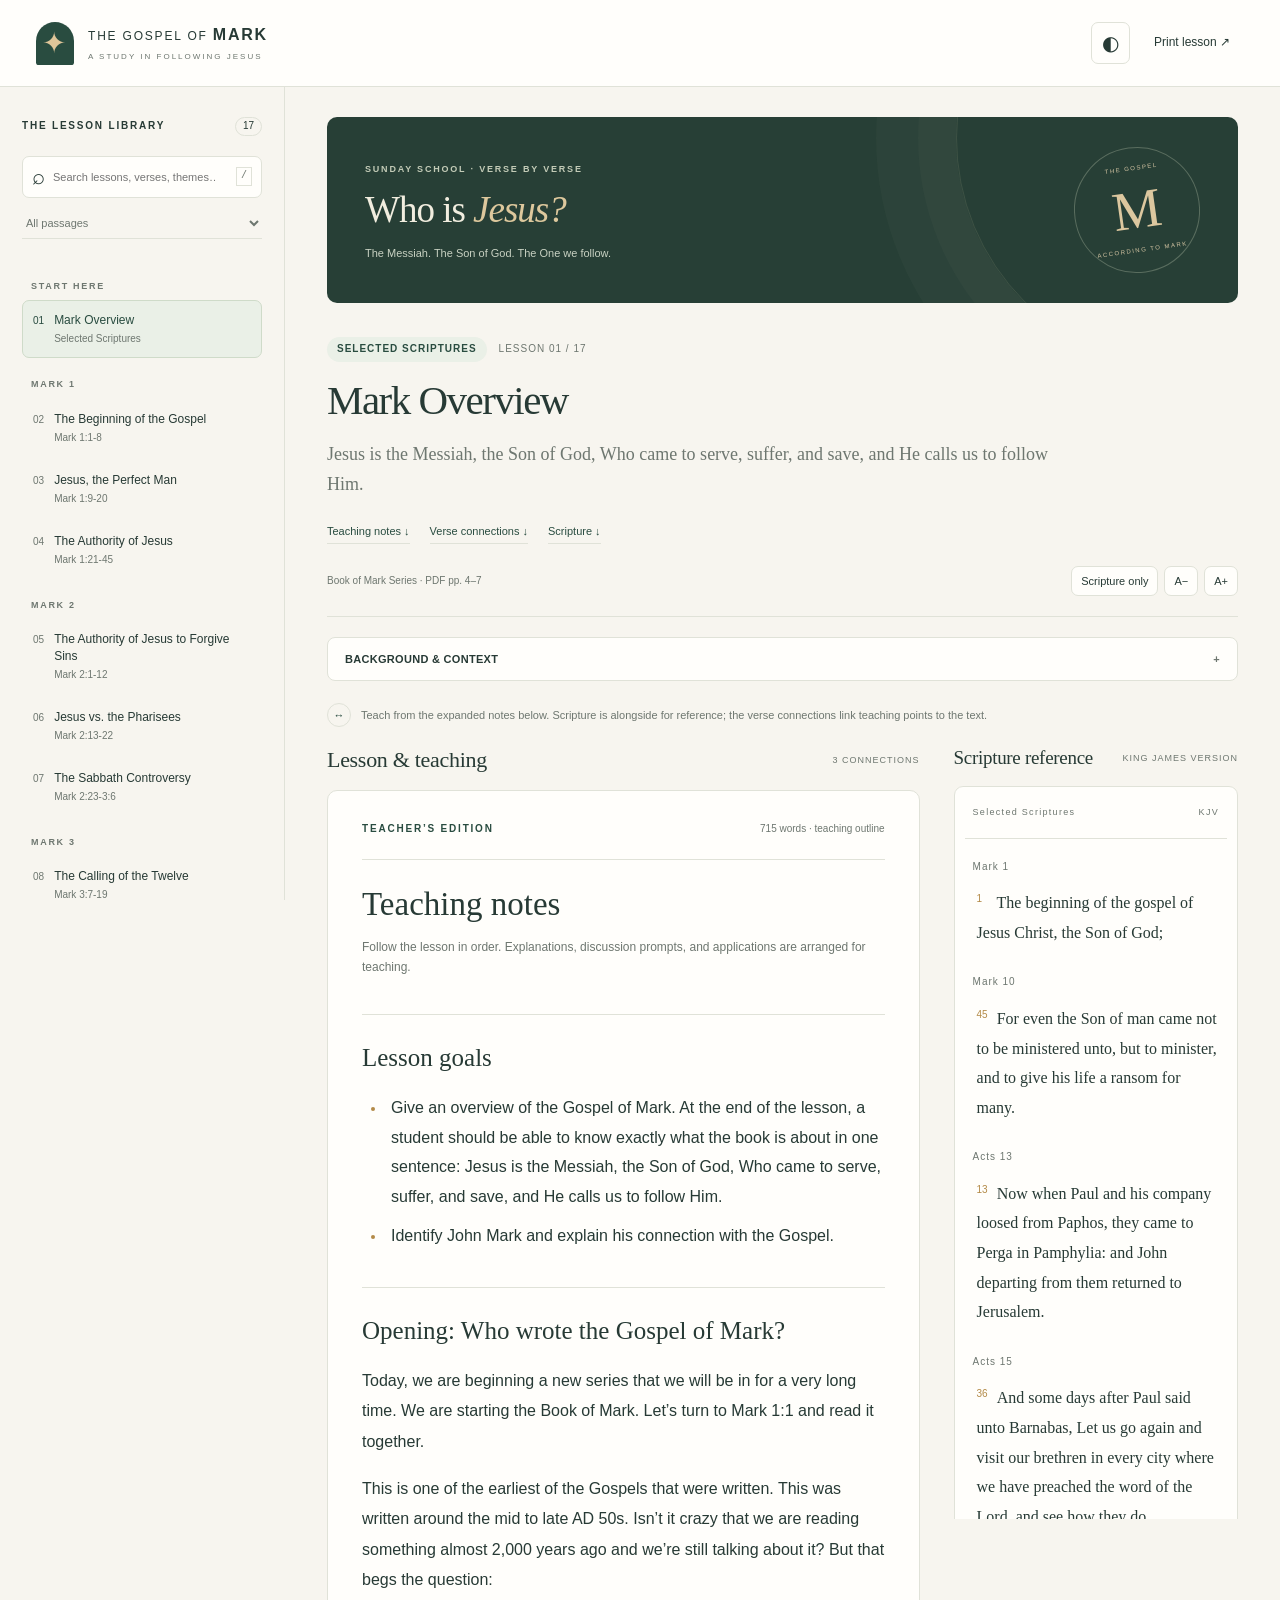
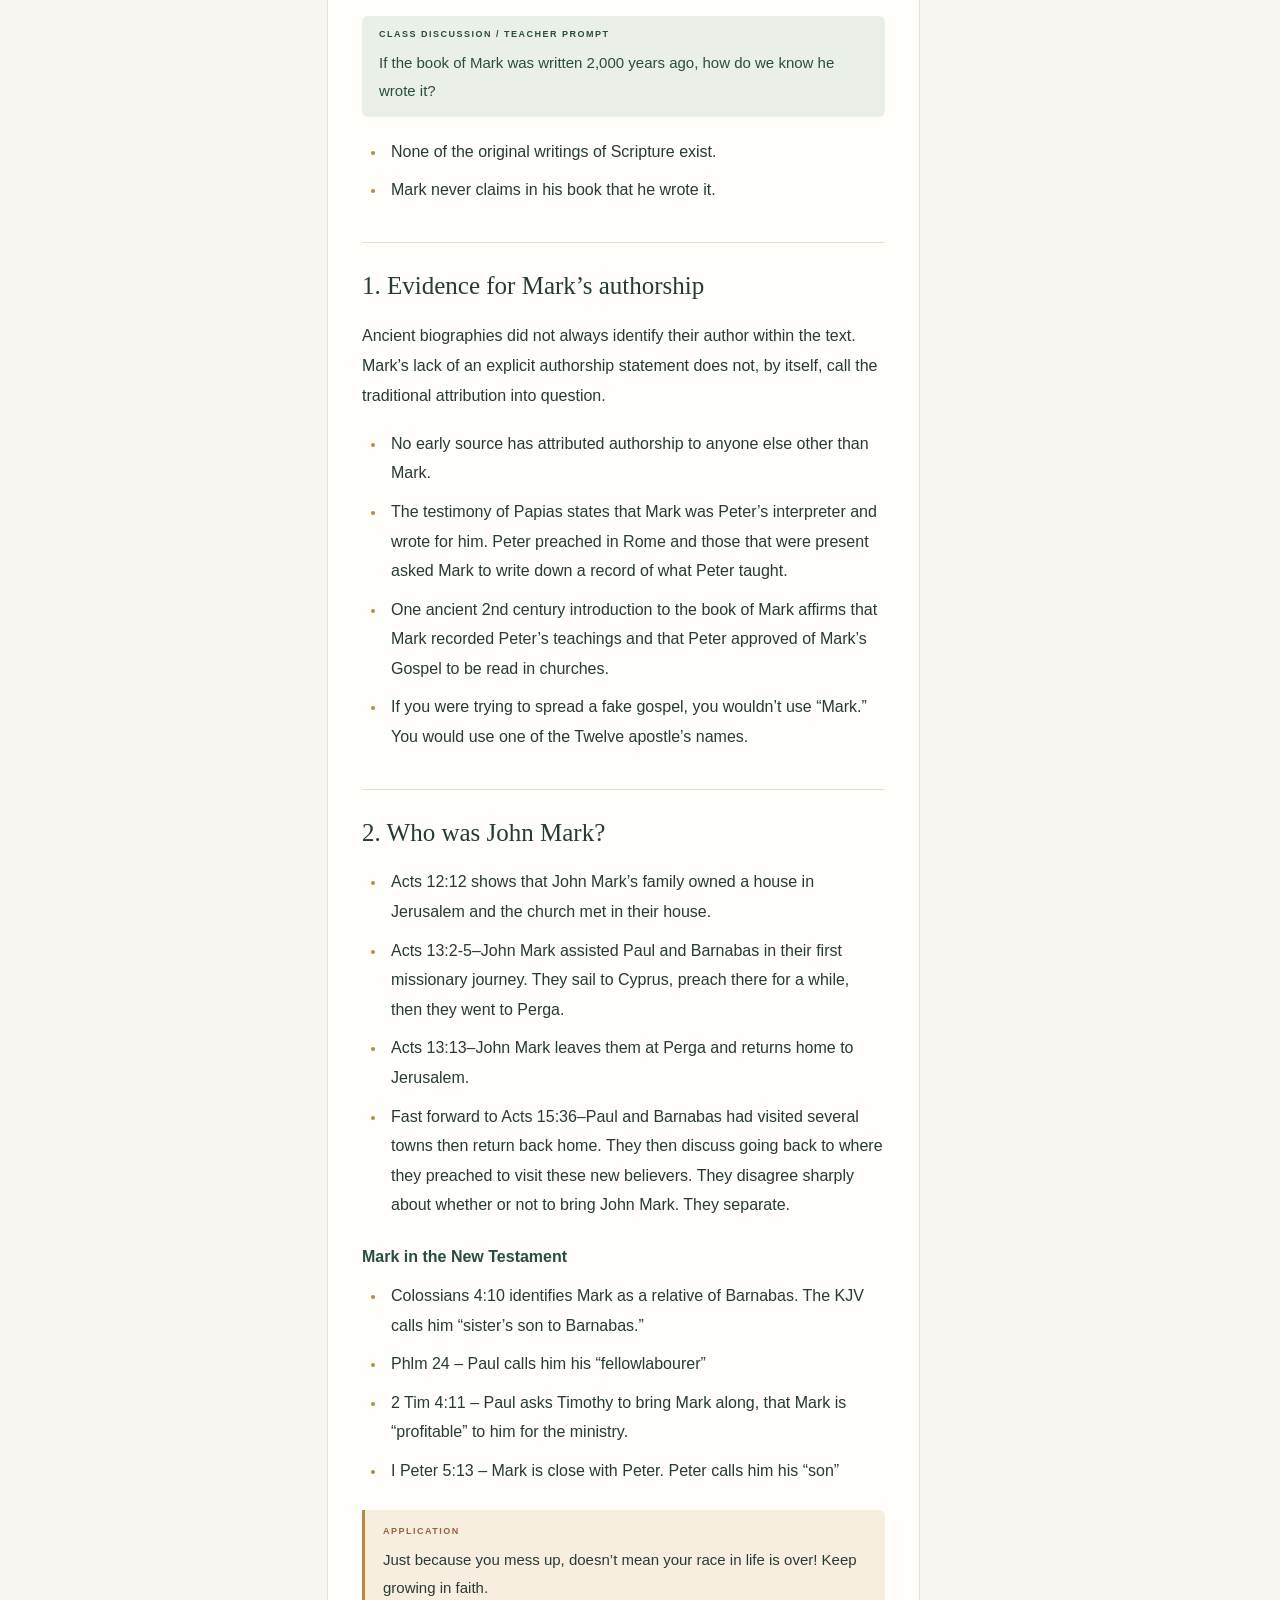
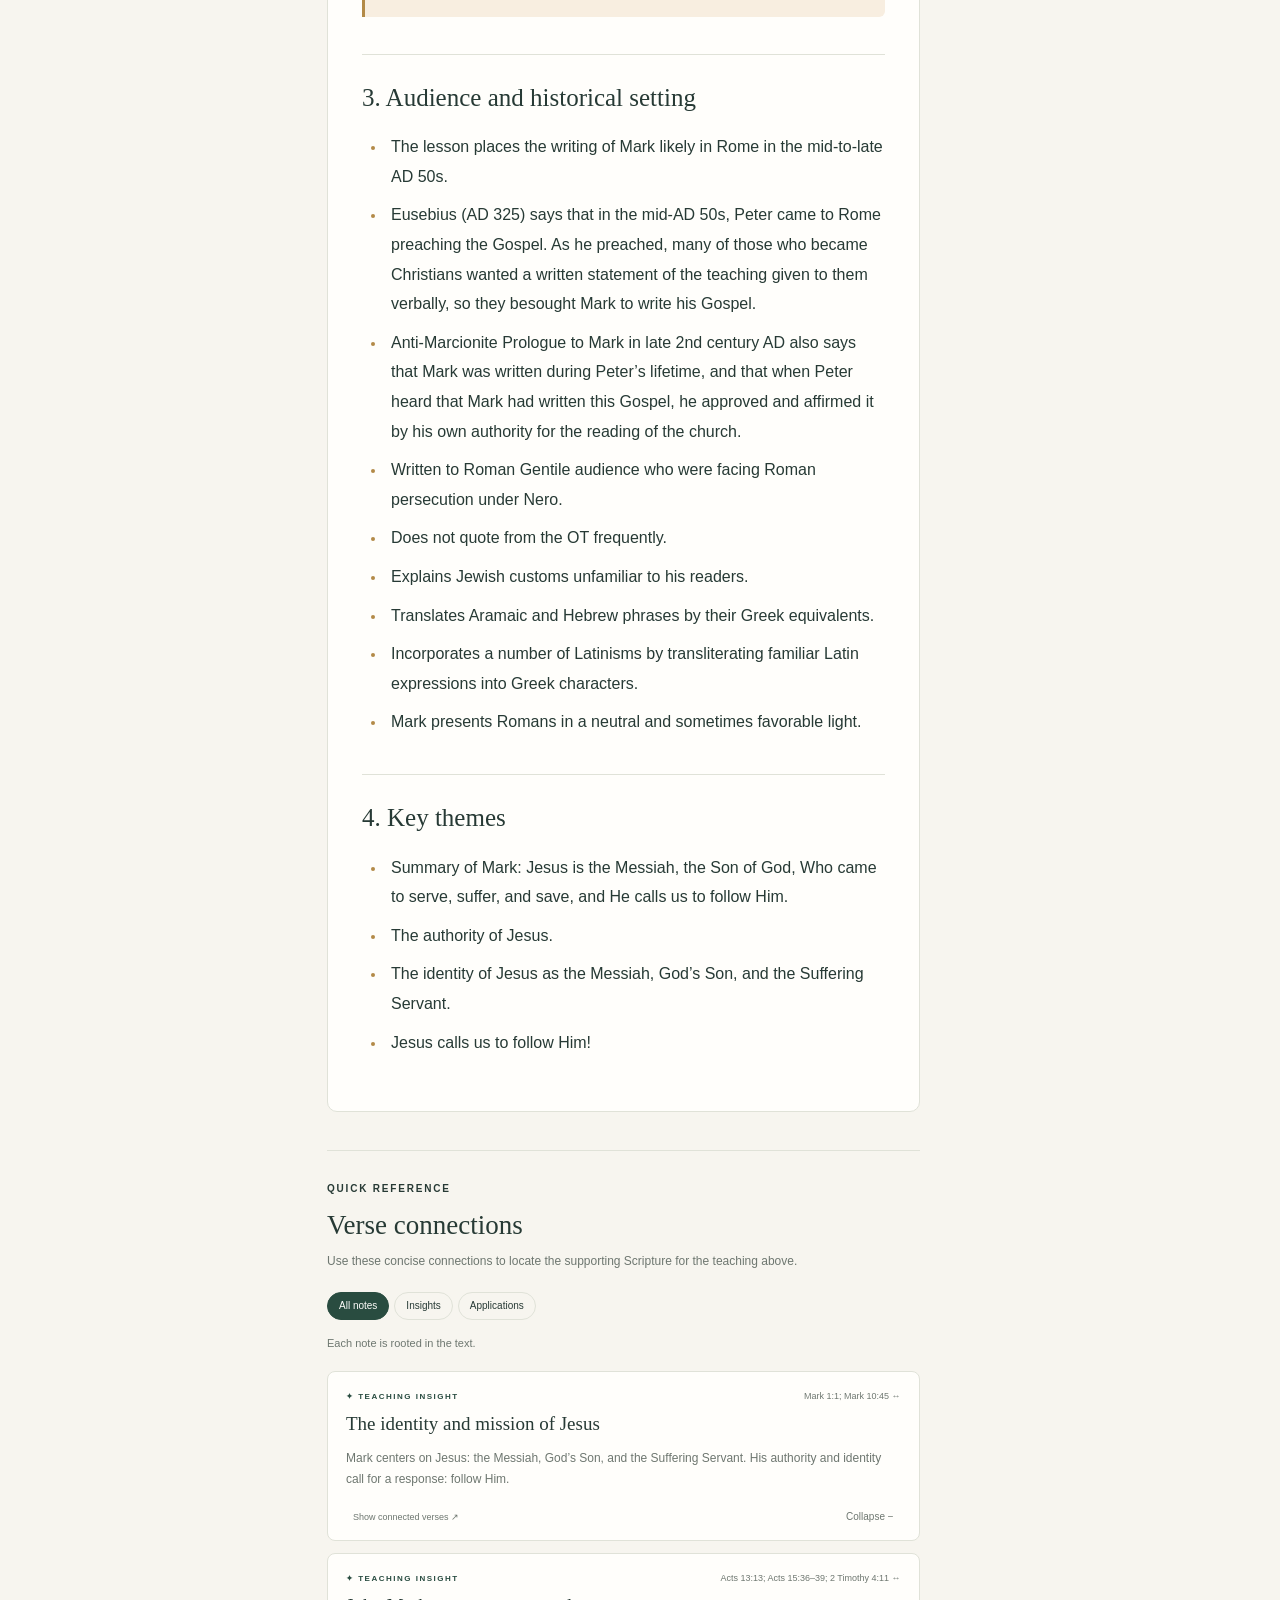
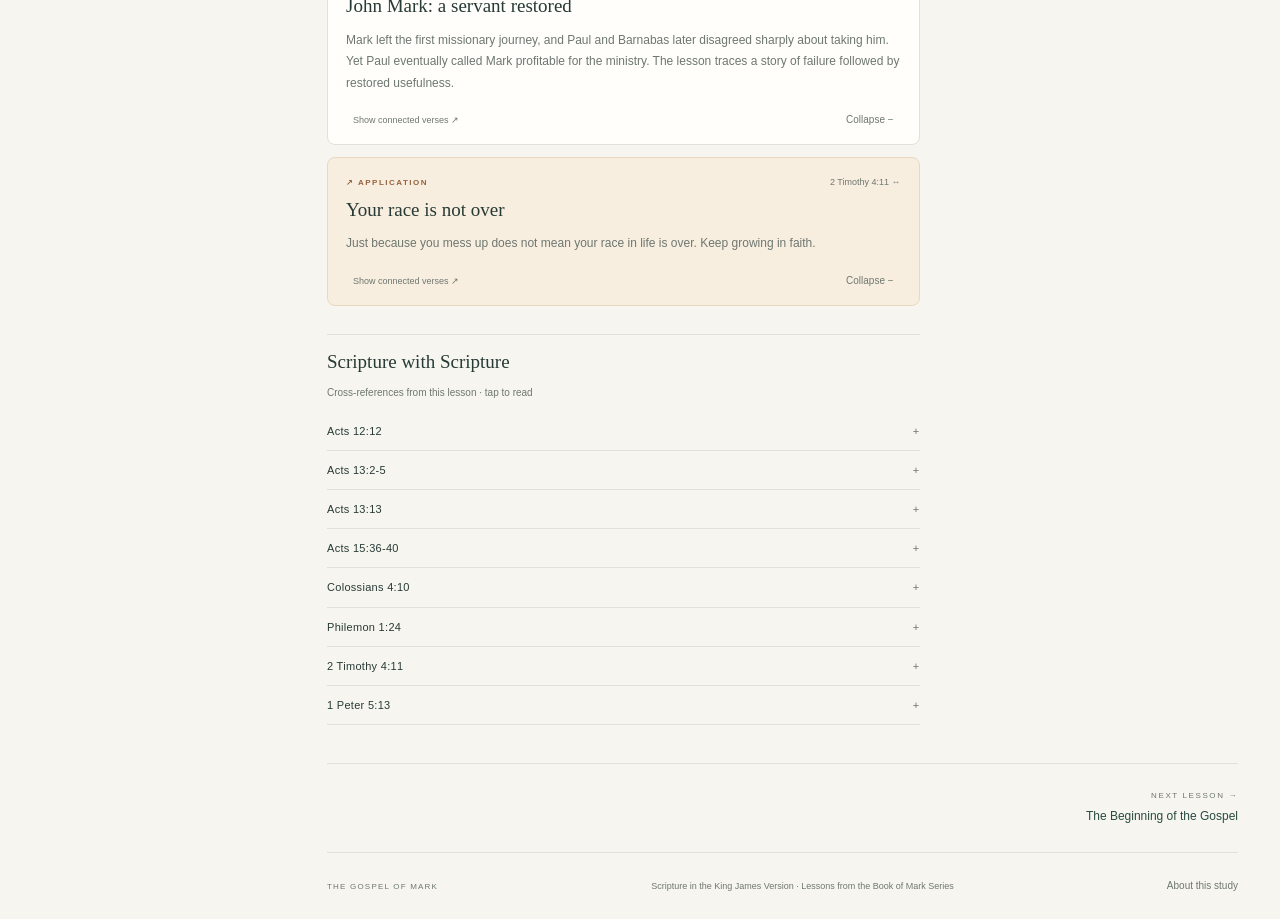
<file: index.html>
<!doctype html>
<html lang="en">
<head>
<meta charset="utf-8"><meta name="viewport" content="width=device-width,initial-scale=1">
<meta name="theme-color" content="#243f38"><meta name="description" content="Sunday school lessons from the Gospel of Mark. Read KJV Scripture alongside verse-linked teaching insights and applications.">
<title>The Gospel of Mark · A Study in Following Jesus</title>
<link rel="icon" href="icon.svg" type="image/svg+xml"><link rel="stylesheet" href="styles.css">
<script defer src="data.js"></script><script defer src="app.js"></script>
</head>
<body>
<a class="skip" href="#lesson">Skip to lesson</a>
<header class="topbar"><a class="brand" href="#overview"><span class="brand-icon" aria-hidden="true">✦</span><span>THE GOSPEL OF <b>MARK</b><small>A STUDY IN FOLLOWING JESUS</small></span></a><div class="top-actions"><button id="navToggle" aria-expanded="false" aria-controls="sidebar">☰ <span>Lessons</span></button><button id="theme" aria-label="Switch color theme">◐</button><button id="print">Print lesson <span aria-hidden="true">↗</span></button></div></header>
<div class="layout">
<aside id="sidebar" aria-label="Lesson library">
<div class="library-heading"><span class="eyebrow">THE LESSON LIBRARY</span><span id="libraryCount">17</span></div>
<label class="search-box"><span aria-hidden="true">⌕</span><input id="search" type="search" placeholder="Search lessons, verses, themes…" aria-label="Search all lesson content"><kbd>/</kbd></label>
<label class="sr-only" for="chapter">Filter by chapter</label><select id="chapter"><option value="all">All passages</option><option value="overview">Series overview</option><option value="1">Mark 1</option><option value="2">Mark 2</option><option value="3">Mark 3</option><option value="4">Mark 4</option><option value="5">Mark 5</option><option value="6">Mark 6</option><option value="12">Mark 12</option></select>
<nav id="lessonNav" aria-label="Lessons"></nav><p id="noResults" hidden>No lessons found. Try a different word or passage.</p>
<div class="sidebar-footer"><span class="mini-star">✦</span><p>Serve. Suffer. Save.<br><span>And He calls us to follow Him.</span></p></div>
</aside>
<main id="main">
<section class="series-banner"><div><span class="eyebrow">SUNDAY SCHOOL · VERSE BY VERSE</span><p>Who is <em>Jesus?</em></p><span>The Messiah. The Son of God. The One we follow.</span></div><div class="banner-seal" aria-hidden="true"><span>THE GOSPEL</span><b>M</b><span>ACCORDING TO MARK</span></div></section>
<article id="lesson" tabindex="-1"></article>
<footer class="site-footer"><span>THE GOSPEL OF MARK</span><p>Scripture in the King James Version · Lessons from the Book of Mark Series</p><button id="about">About this study</button></footer>
</main>
</div>
<dialog id="aboutDialog"><button class="close-dialog" aria-label="Close about this study">×</button><span class="eyebrow">ABOUT THIS STUDY</span><h2>From the classroom<br>to the page.</h2><p>These 17 lessons preserve expanded teaching outlines from the completed teaching material in the 69-page <em>Book of Mark Series</em> PDF and the separate <em>Mark 6:30–44</em> lesson. Repeated export blocks, most preliminary observations, private anecdotes, and research notes have been omitted. The main teaching flow retains explanations, class questions, applications, and closing challenges. Concise verse connections provide an additional reference beneath it. The teacher’s theological framing and terminology are retained.</p><p>Source page numbers accompany each lesson. Titles follow the finished material; passage order places the storm lesson in Mark 4 and the separate devotional in Mark 12. Mark 4:34 and 6:30 are included where the teaching uses them. Overview history is distinguished from the biblical text.</p><p>Verse connections are editorial mappings of the teacher’s insights and applications to the text. Applications draw principles from these passages; they are not additional Scripture. Cross-references are shown separately.</p><p>KJV text is bundled locally from <a href="https://github.com/thiagobodruk/bible/blob/master/json/en_kjv.json" target="_blank" rel="noopener">thiagobodruk/bible’s KJV dataset</a>. No external services or tracking are used. Display preferences are saved on this device when browser storage is available.</p></dialog>
<noscript><p class="noscript">Enable JavaScript to open the lesson library and interactive verse connections.</p></noscript>
</body></html>
</file>
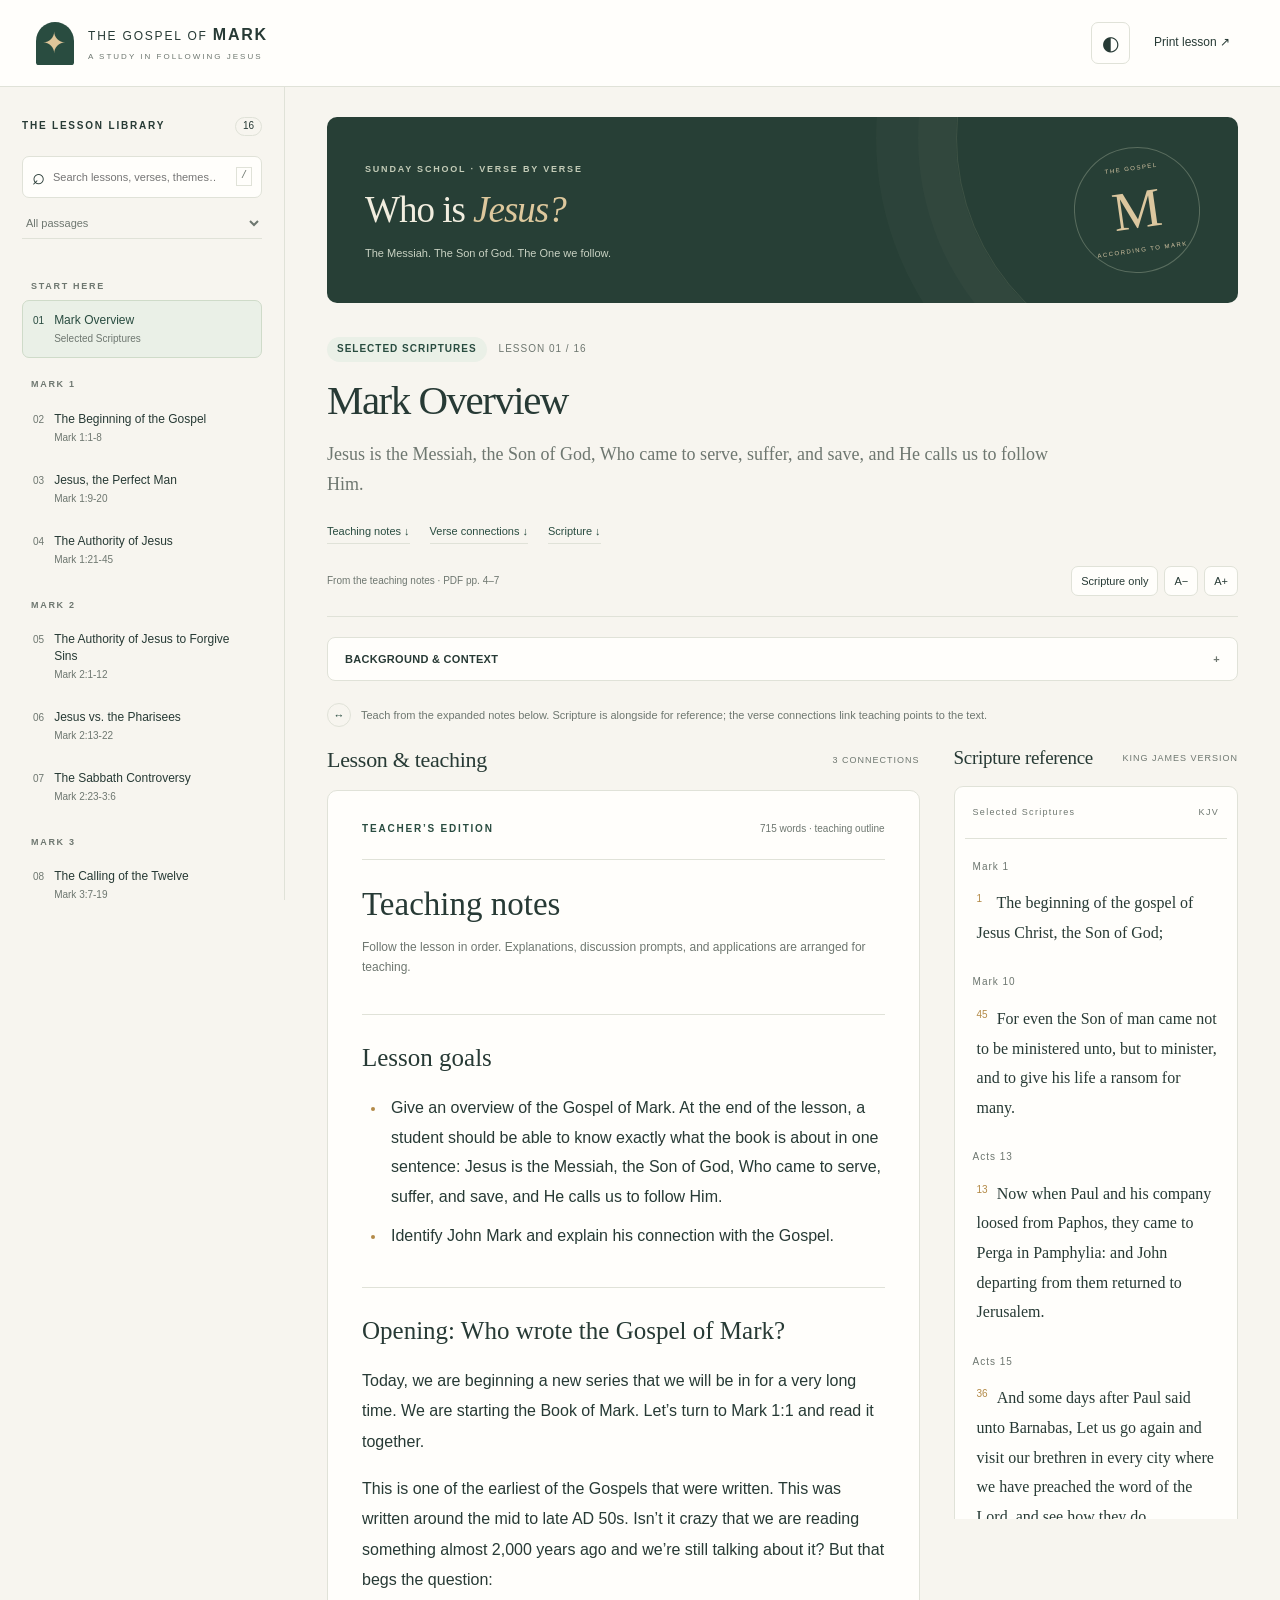
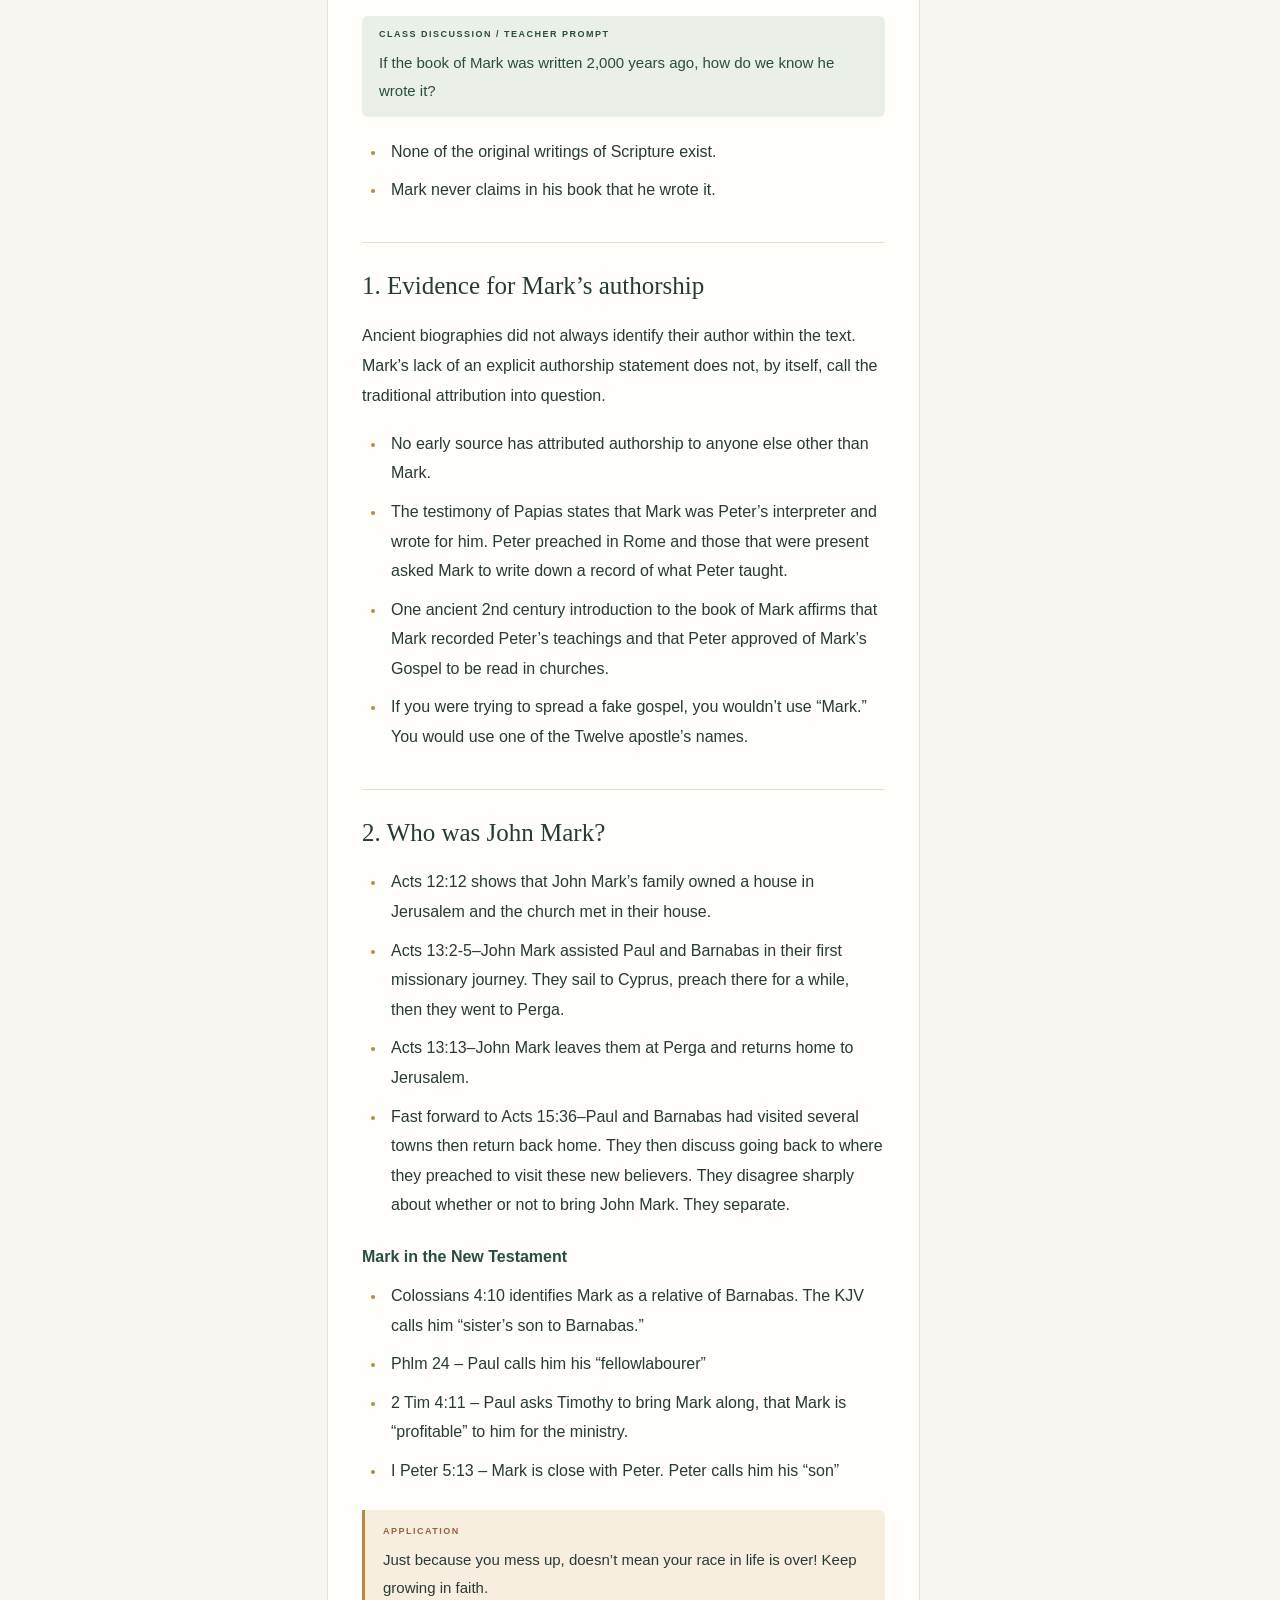
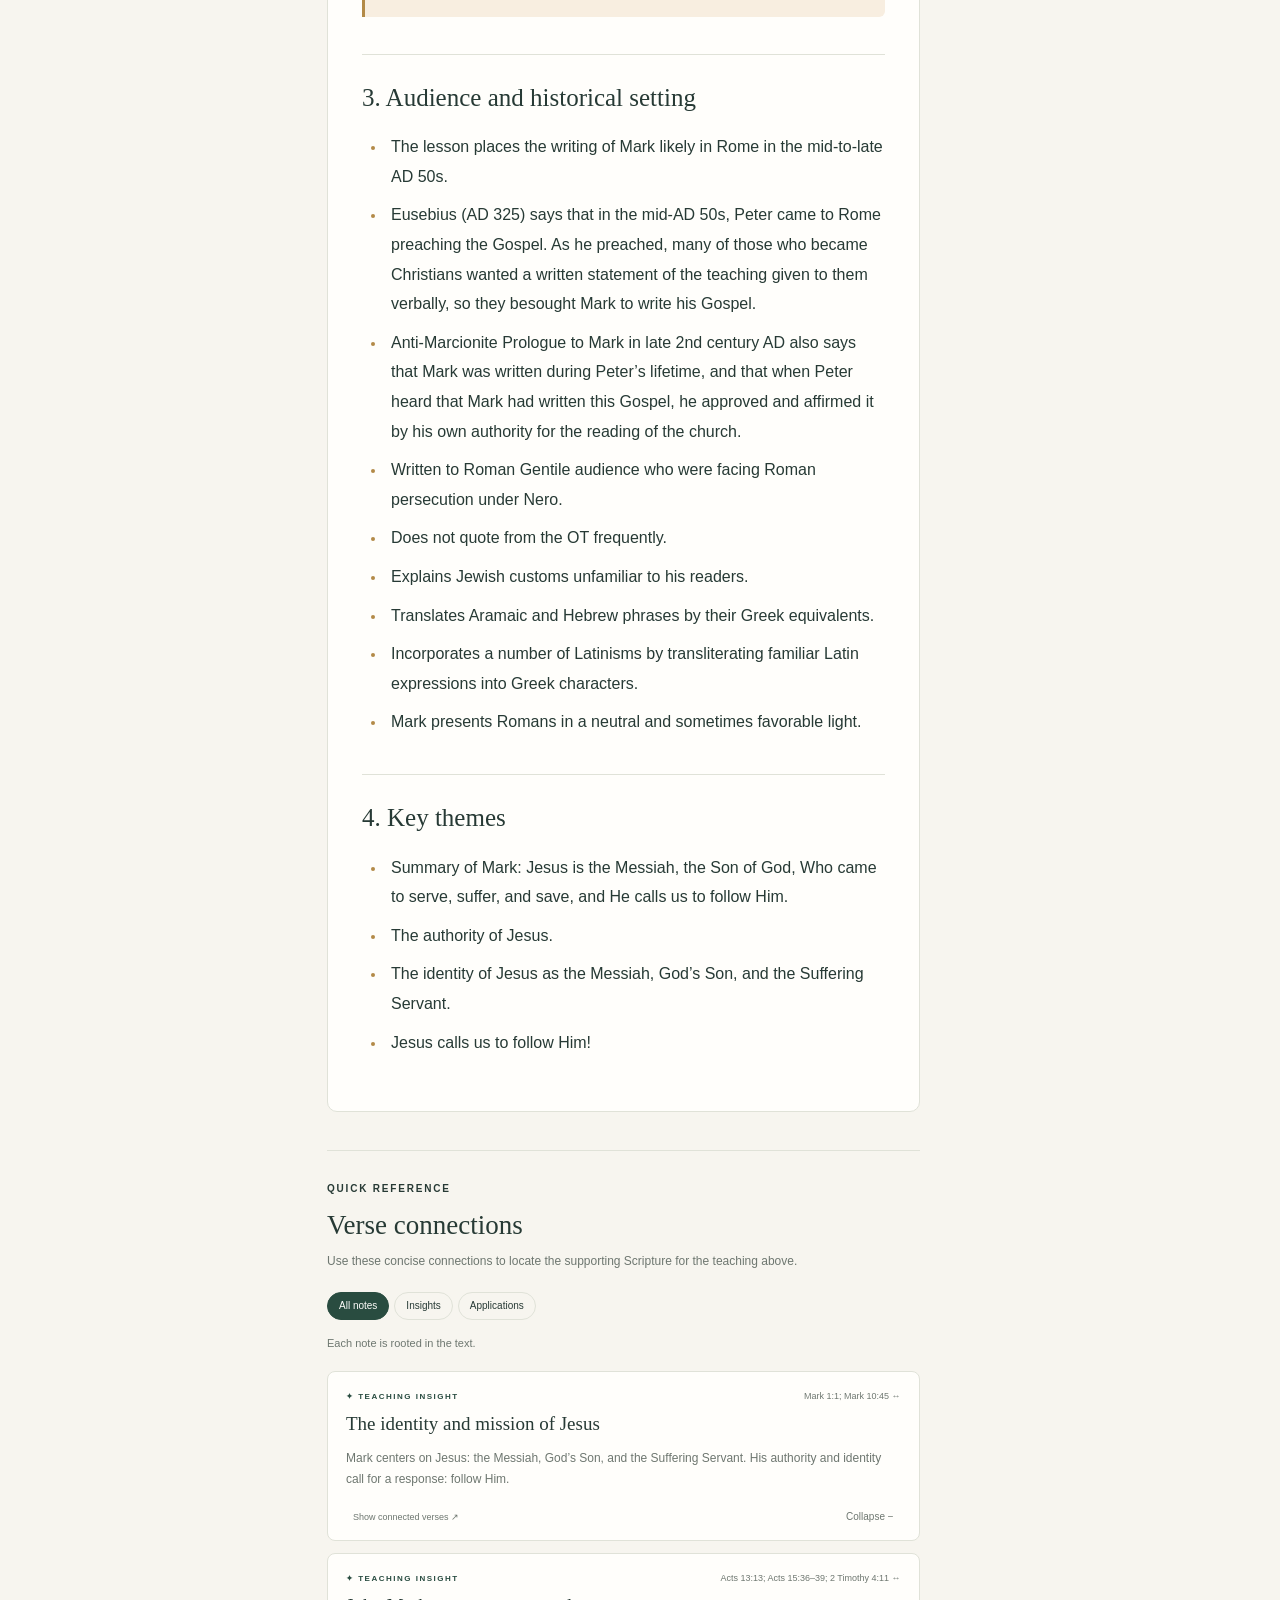
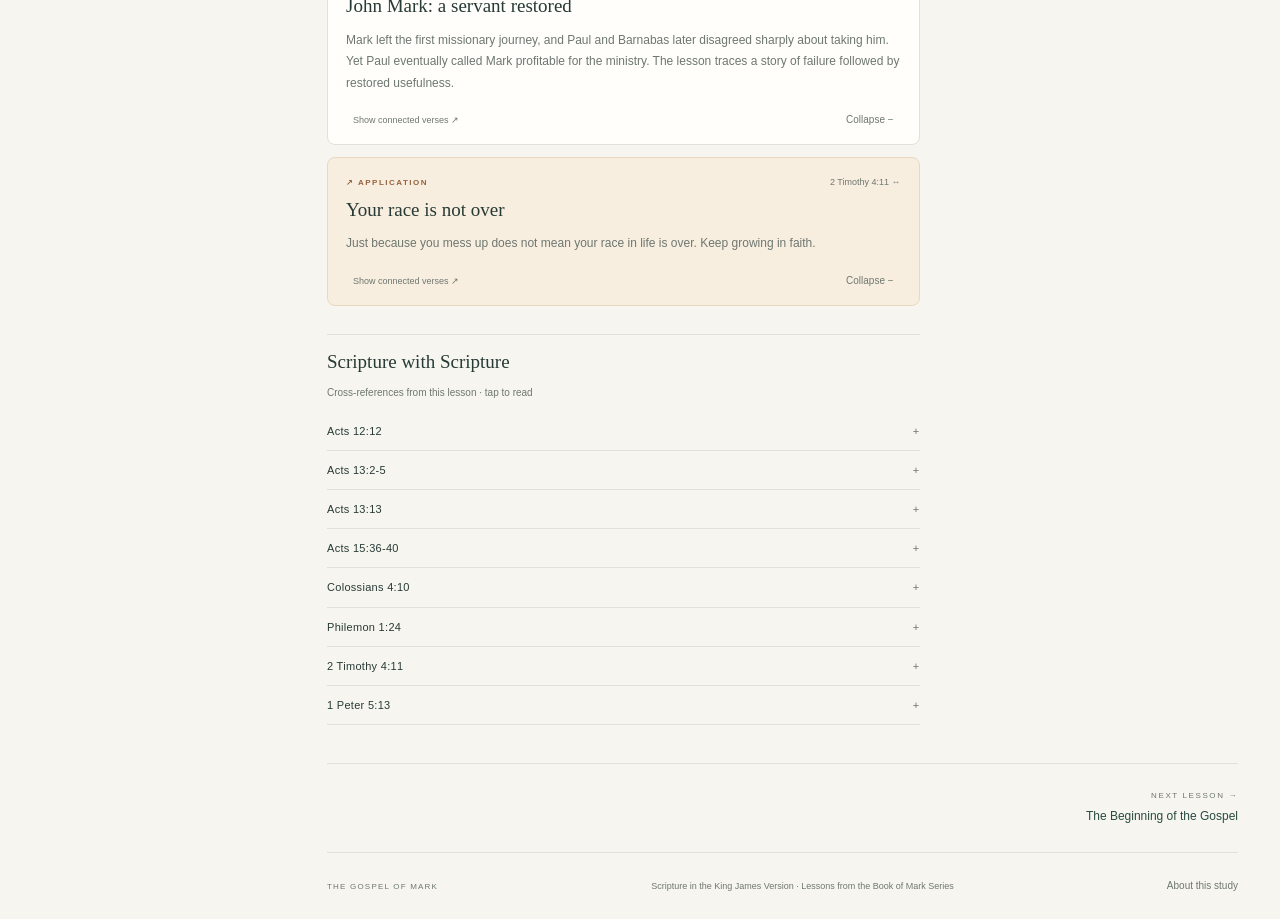
<file: mark-study/index.html>
<!doctype html>
<html lang="en">
<head>
<meta charset="utf-8"><meta name="viewport" content="width=device-width,initial-scale=1">
<meta name="theme-color" content="#243f38"><meta name="description" content="Sunday school lessons from the Gospel of Mark. Read KJV Scripture alongside verse-linked teaching insights and applications.">
<title>The Gospel of Mark · A Study in Following Jesus</title>
<link rel="icon" href="icon.svg" type="image/svg+xml"><link rel="stylesheet" href="styles.css">
<script defer src="data.js"></script><script defer src="app.js"></script>
</head>
<body>
<a class="skip" href="#lesson">Skip to lesson</a>
<header class="topbar"><a class="brand" href="#overview"><span class="brand-icon" aria-hidden="true">✦</span><span>THE GOSPEL OF <b>MARK</b><small>A STUDY IN FOLLOWING JESUS</small></span></a><div class="top-actions"><button id="navToggle" aria-expanded="false" aria-controls="sidebar">☰ <span>Lessons</span></button><button id="theme" aria-label="Switch color theme">◐</button><button id="print">Print lesson <span aria-hidden="true">↗</span></button></div></header>
<div class="layout">
<aside id="sidebar" aria-label="Lesson library">
<div class="library-heading"><span class="eyebrow">THE LESSON LIBRARY</span><span id="libraryCount">16</span></div>
<label class="search-box"><span aria-hidden="true">⌕</span><input id="search" type="search" placeholder="Search lessons, verses, themes…" aria-label="Search all lesson content"><kbd>/</kbd></label>
<label class="sr-only" for="chapter">Filter by chapter</label><select id="chapter"><option value="all">All passages</option><option value="overview">Series overview</option><option value="1">Mark 1</option><option value="2">Mark 2</option><option value="3">Mark 3</option><option value="4">Mark 4</option><option value="5">Mark 5</option><option value="6">Mark 6</option><option value="12">Mark 12</option></select>
<nav id="lessonNav" aria-label="Lessons"></nav><p id="noResults" hidden>No lessons found. Try a different word or passage.</p>
<div class="sidebar-footer"><span class="mini-star">✦</span><p>Serve. Suffer. Save.<br><span>And He calls us to follow Him.</span></p></div>
</aside>
<main id="main">
<section class="series-banner"><div><span class="eyebrow">SUNDAY SCHOOL · VERSE BY VERSE</span><p>Who is <em>Jesus?</em></p><span>The Messiah. The Son of God. The One we follow.</span></div><div class="banner-seal" aria-hidden="true"><span>THE GOSPEL</span><b>M</b><span>ACCORDING TO MARK</span></div></section>
<article id="lesson" tabindex="-1"></article>
<footer class="site-footer"><span>THE GOSPEL OF MARK</span><p>Scripture in the King James Version · Lessons from the Book of Mark Series</p><button id="about">About this study</button></footer>
</main>
</div>
<dialog id="aboutDialog"><button class="close-dialog" aria-label="Close about this study">×</button><span class="eyebrow">ABOUT THIS STUDY</span><h2>From the classroom<br>to the page.</h2><p>These 16 lessons preserve expanded teaching outlines from the completed teaching material in the 69-page <em>Book of Mark Series</em> PDF. Repeated export blocks, most preliminary observations, private anecdotes, and research notes have been omitted. The main teaching flow retains explanations, class questions, applications, and closing challenges. Concise verse connections provide an additional reference beneath it. The teacher’s theological framing and terminology are retained.</p><p>Source page numbers accompany each lesson. Titles follow the finished material; passage order places the storm lesson in Mark 4 and the separate devotional in Mark 12. Mark 4:34 and 6:30 are included where the teaching uses them. Overview history is distinguished from the biblical text.</p><p>Verse connections are editorial mappings of the teacher’s insights and applications to the text. Applications draw principles from these passages; they are not additional Scripture. Cross-references are shown separately.</p><p>KJV text is bundled locally from <a href="https://github.com/thiagobodruk/bible/blob/master/json/en_kjv.json" target="_blank" rel="noopener">thiagobodruk/bible’s KJV dataset</a>. No external services or tracking are used. Display preferences are saved on this device when browser storage is available.</p></dialog>
<noscript><p class="noscript">Enable JavaScript to open the lesson library and interactive verse connections.</p></noscript>
</body></html>
</file>
<file: styles.css>
:root{--paper:#f7f5ef;--panel:#fffefb;--ink:#273a35;--muted:#6e7770;--line:#e0e2d8;--green:#294c40;--soft:#eaf0e7;--gold:#b38a47;--app:#96633d;--appbg:#f8eee0;--shadow:0 12px 40px #233a2c08;--script-size:19px;color-scheme:light}*{box-sizing:border-box}html{scroll-behavior:smooth;scroll-padding-top:95px}body{margin:0;background:var(--paper);color:var(--ink);font-family:-apple-system,BlinkMacSystemFont,"Segoe UI",sans-serif;font-size:14px;line-height:1.65}button,input,select{font:inherit}button,a,input,select,summary{-webkit-tap-highlight-color:transparent}button,summary,select{cursor:pointer}button{color:inherit}button:disabled{opacity:.35;cursor:default}button,a{touch-action:manipulation}button{border:1px solid var(--line);border-radius:7px;background:var(--panel);padding:8px 13px}button:hover:not(:disabled){border-color:var(--green);background:var(--soft)}a{color:var(--green)}:focus-visible{outline:3px solid var(--gold);outline-offset:4px}h1,h2,h3,p{margin-top:0}h1,h2,h3{font-family:Georgia,"Times New Roman",serif;font-weight:400}h1{font-size:clamp(34px,3.2vw,50px);letter-spacing:-1.5px;line-height:1.12;margin-bottom:17px}h2{font-size:30px;line-height:1.2}h3{font-size:24px;line-height:1.25}small{font-size:11px}.eyebrow{font-size:10px;font-weight:650;letter-spacing:1.8px}.sr-only{position:absolute;width:1px;height:1px;margin:-1px;overflow:hidden;clip:rect(0,0,0,0)}.skip{position:fixed;top:-80px;left:20px;padding:14px;z-index:100;background:var(--panel)}.skip:focus{top:10px}.topbar{height:87px;display:flex;align-items:center;justify-content:space-between;padding:0 36px;border-bottom:1px solid var(--line);background:var(--panel);position:sticky;top:0;z-index:20}.brand{display:flex;align-items:center;gap:14px;text-decoration:none;font-size:12px;letter-spacing:1.8px;color:var(--ink);line-height:1.4}.brand b{font-size:16px}.brand small{display:block;font-size:8px;letter-spacing:2px;margin-top:5px;color:var(--muted)}.brand-icon{background:var(--green);color:#dfc599;width:38px;height:43px;border-radius:20px 20px 3px 3px;display:grid;place-items:center;font-size:29px}.top-actions{display:flex;align-items:center;gap:10px}.top-actions button{font-size:12px;background:transparent}.top-actions #theme{font-size:20px;line-height:1;padding:10px}.top-actions #print{border-color:transparent}#navToggle{display:none}.layout{display:grid;grid-template-columns:285px minmax(0,1fr);max-width:1800px;margin:auto}#sidebar{position:sticky;top:87px;align-self:start;height:calc(100dvh - 87px);overflow-y:auto;border-right:1px solid var(--line);padding:30px 22px;background:var(--paper);scrollbar-width:thin}.library-heading{display:flex;justify-content:space-between;align-items:center;margin-bottom:20px}.library-heading>span:last-child{border:1px solid var(--line);font-size:10px;border-radius:20px;padding:0 7px}.search-box{display:flex;align-items:center;gap:8px;border:1px solid var(--line);background:var(--panel);border-radius:7px;padding:7px 9px;margin-bottom:10px}.search-box>span{font-size:22px;line-height:1}.search-box input{width:100%;min-width:0;background:transparent;border:0;color:var(--ink);font-size:11px;padding:4px 0}.search-box kbd{color:var(--muted);border:1px solid var(--line);padding:0 4px;font-size:10px}select{width:100%;background:var(--paper);color:var(--muted);border:0;border-bottom:1px solid var(--line);padding:8px 0;margin-bottom:21px;font-size:11px}#lessonNav .group{margin:19px 9px 7px;font-size:9px;letter-spacing:1.7px;font-weight:650;color:var(--muted)}.nav-lesson{display:flex;gap:10px;align-items:flex-start;padding:11px 10px;border-radius:7px;text-decoration:none;color:var(--ink);line-height:1.4;border:1px solid transparent;margin-bottom:3px}.nav-lesson .number{font-size:10px;color:var(--muted);padding-top:2px}.nav-lesson strong{font-size:12px;font-weight:500;display:block}.nav-lesson small{display:block;color:var(--muted);font-size:10px;margin-top:3px}.nav-lesson:hover{background:var(--soft)}.nav-lesson[aria-current]{background:var(--soft);border-color:#cfdbc9;color:var(--green)}.nav-lesson[aria-current] .number{color:var(--green)}.sidebar-footer{border-top:1px solid var(--line);margin-top:28px;padding:22px 7px;display:flex;gap:12px;align-items:center}.mini-star{color:var(--gold);font-size:25px}.sidebar-footer p{font-family:Georgia,serif;margin:0;font-size:14px}.sidebar-footer p span{font:10px/1.8 sans-serif;color:var(--muted)}main{padding:30px 42px 0;min-width:0}.series-banner{background:#273f36;color:#f1eddf;min-height:174px;border-radius:10px;display:flex;justify-content:space-between;align-items:center;padding:30px 38px;position:relative;overflow:hidden}.series-banner:after{content:"";position:absolute;width:460px;height:460px;border:1px solid #d9cda320;border-radius:50%;right:-180px;top:-210px;box-shadow:0 0 0 38px #d9cda307,0 0 0 80px #d9cda307;pointer-events:none}.series-banner .eyebrow{color:#c3cbb7;font-size:9px}.series-banner p{font-family:Georgia,serif;font-size:37px;letter-spacing:-1px;line-height:1.2;margin:9px 0}.series-banner p em{color:#ddc89d}.series-banner div>span:last-child{font-size:11px;color:#c8d1c2}.banner-seal{display:flex;flex-direction:column;align-items:center;justify-content:center;flex-shrink:0;width:126px;height:126px;border:1px solid #a6b29b66;border-radius:50%;transform:rotate(-8deg);margin-left:20px}.banner-seal span,.banner-seal span:last-child{font-size:6px!important;letter-spacing:1.5px;color:#d7c7a5!important}.banner-seal b{font:55px/1.3 Georgia,serif;color:#dcc79f}article{padding-top:34px}.lesson-meta{display:flex;gap:12px;align-items:center;flex-wrap:wrap;margin-bottom:16px;color:var(--muted)}.passage-pill{background:var(--soft);color:var(--green);padding:4px 10px;border-radius:20px;font-size:10px;letter-spacing:1px;text-transform:uppercase;font-weight:600}.lesson-counter{font-size:10px;letter-spacing:1px}.lesson-intro{max-width:740px;font:18px/1.65 Georgia,serif;color:var(--muted);margin-bottom:22px}.lesson-tools{display:flex;justify-content:space-between;align-items:center;gap:14px;border-bottom:1px solid var(--line);padding-bottom:20px;margin-bottom:20px}.source-note{font-size:10px;color:var(--muted)}.reader-tools{display:flex;gap:6px;align-items:center}.reader-tools button{font-size:11px;padding:5px 9px}.reader-tools .active{background:var(--soft);border-color:var(--green)}details.context{border:1px solid var(--line);border-radius:8px;background:var(--panel);margin-bottom:22px;padding:0 17px}summary{padding:12px 0;list-style:none;display:flex;justify-content:space-between;font-size:11px;font-weight:600;letter-spacing:.3px}summary::-webkit-details-marker{display:none}summary:after{content:"+";color:var(--muted)}details[open]>summary:after{content:"−"}.context p{font-size:13px;color:var(--muted);padding-top:3px;margin-bottom:16px;max-width:850px}.connection-help{display:flex;align-items:center;gap:10px;font-size:11px;color:var(--muted);margin:0 0 20px}.connection-help>span{border:1px solid var(--line);border-radius:50%;width:24px;height:24px;display:grid;place-items:center;flex-shrink:0;color:var(--green)}.study-grid{display:grid;grid-template-columns:minmax(0,1.05fr) minmax(0,1fr);gap:28px;align-items:start}.column-head{display:flex;justify-content:space-between;align-items:center;gap:10px;margin-bottom:16px}.column-head h2{font-size:22px;margin:0;letter-spacing:-.3px}.column-head .label{color:var(--muted);font-size:9px;letter-spacing:1px}.scripture-panel{background:var(--panel);border:1px solid var(--line);border-radius:9px;padding:24px 18px;box-shadow:var(--shadow)}.scripture-heading{display:flex;justify-content:space-between;align-items:center;padding:0 8px 18px;border-bottom:1px solid var(--line);margin-bottom:15px;font-size:9px;color:var(--muted);letter-spacing:1.3px}.verse{display:block;width:100%;border:0;border-left:3px solid transparent;border-radius:0;padding:7px 9px;background:transparent;text-align:left;font-family:Georgia,"Times New Roman",serif;font-size:var(--script-size);line-height:1.85;transition:background .15s,border-color .15s}.verse:hover:not(:disabled){background:var(--soft);border-left-color:var(--green)}.verse .vnum{font:10px/1.2 sans-serif;color:var(--gold);display:inline-block;vertical-align:super;margin-right:9px;min-width:11px}.verse.connected{background:var(--soft);border-left-color:var(--green)}.verse.pinned{background:#eee2c8;border-left-color:var(--gold);color:#344238}.verse-heading{font-size:10px;color:var(--muted);letter-spacing:1px;margin:20px 8px 6px}.study-notes{min-width:0}.filters{display:flex;gap:5px;margin-bottom:14px;flex-wrap:wrap}.filters button{font-size:10px;border-radius:20px;padding:5px 11px;background:transparent}.filters button[aria-pressed="true"]{background:var(--green);color:var(--panel);border-color:var(--green)}.selection-status{font-size:11px;color:var(--muted);min-height:27px;display:flex;justify-content:space-between;gap:10px;margin-bottom:10px}.selection-status button{padding:0;border:0;background:none;text-decoration:underline;font-size:11px}.point-card{border:1px solid var(--line);border-radius:8px;background:var(--panel);margin-bottom:12px;overflow:hidden;transition:border-color .15s,box-shadow .15s}.point-card.related{border-color:var(--gold);box-shadow:0 0 0 2px #b38a4720}.point-card details>summary{display:block;padding:0}.point-card details>summary:after{display:none}.point-select{background:transparent;width:100%;text-align:left;padding:17px 18px 11px;border:0;border-radius:0;display:block}.point-select:hover:not(:disabled){background:var(--soft)}.point-top{display:flex;align-items:center;justify-content:space-between;gap:10px;margin-bottom:7px}.kind{font-size:8px;letter-spacing:1.5px;font-weight:700;text-transform:uppercase;color:var(--green)}.point-card.application{background:var(--appbg);border-color:#e9d8c0}.application .kind{color:var(--app)}.verse-link{font-size:9px;color:var(--muted);white-space:nowrap}.point-title{font-family:Georgia,serif;font-size:19px;line-height:1.35;display:block;font-weight:400}.point-body{font-size:12px;line-height:1.8;color:var(--muted);padding:0 18px 15px;margin:0}.point-bottom{display:flex;justify-content:space-between;align-items:center;padding:0 18px 12px;gap:10px}.point-bottom button{font-size:9px;padding:2px 6px;background:transparent;border-color:transparent;color:var(--muted)}.point-bottom button:hover{border-color:var(--line)}.point-bottom .collapse{font-size:10px}.xref{margin-top:28px;border-top:1px solid var(--line);padding-top:15px}.xref h3{font-size:19px;margin-bottom:12px}.xref details{border-bottom:1px solid var(--line)}.xref summary{font-size:11px;font-weight:400;padding:10px 0}.xref blockquote{font:15px/1.8 Georgia,serif;color:var(--muted);margin:0;padding:8px 0 15px}.xref sup{font:9px sans-serif;color:var(--gold);margin-right:5px}.lesson-pager{display:flex;justify-content:space-between;gap:25px;border-top:1px solid var(--line);margin-top:38px;padding:25px 0}.lesson-pager a{font-size:12px;text-decoration:none;max-width:47%}.lesson-pager a:last-child{text-align:right;margin-left:auto}.lesson-pager small{display:block;letter-spacing:1.6px;color:var(--muted);font-size:8px;margin-bottom:5px}.site-footer{border-top:1px solid var(--line);padding:25px 0;display:flex;align-items:center;justify-content:space-between;gap:20px;color:var(--muted);font-size:9px}.site-footer>span{font-size:8px;letter-spacing:1.2px;white-space:nowrap}.site-footer p{margin:0}.site-footer button{border:0;background:transparent;padding:0;font-size:10px;white-space:nowrap}dialog{max-width:590px;width:calc(100% - 32px);max-height:85dvh;background:var(--panel);color:var(--ink);border:1px solid var(--line);border-radius:12px;padding:38px;box-shadow:0 20px 90px #0003}dialog::backdrop{background:#132c2680;backdrop-filter:blur(5px)}dialog h2{margin:15px 0 22px;font-size:35px}dialog p{font-size:13px;color:var(--muted)}.close-dialog{position:absolute;right:15px;top:12px;border:0;background:transparent;font-size:25px;padding:0 6px}.noscript{position:fixed;bottom:0;background:var(--panel);padding:20px}.reading .study-grid{grid-template-columns:1fr}.reading .study-notes{display:none}.reading .scripture-panel{max-width:780px;margin:auto}.reading .column-head{max-width:780px;margin:0 auto 15px}.reading .scripture-column{width:100%}.reading .verse{padding:8px 22px}body.dark{--paper:#182720;--panel:#1e3028;--ink:#e3e8dc;--muted:#acb8a6;--line:#3a4b3c;--green:#b4cfa9;--soft:#304638;--gold:#d5b47b;--app:#d9b487;--appbg:#382f22;color-scheme:dark}body.dark .brand-icon,body.dark .filters button[aria-pressed="true"]{color:#182720}body.dark .verse.pinned{background:#574c2f;color:#faf0d9}body.dark .point-card.application{border-color:#665137}body.dark .nav-lesson[aria-current]{border-color:#576c50}body.dark .series-banner{background:#294839}body.dark .verse:hover{border-color:var(--green)}@media(min-width:1450px){main{padding-left:60px;padding-right:60px}.study-grid{gap:45px}.series-banner{min-height:190px}}@media(max-width:1100px){.layout{grid-template-columns:240px minmax(0,1fr)}#sidebar{padding:25px 15px}main{padding:24px 25px 0}.study-grid{gap:18px}.series-banner{padding:24px}.banner-seal{width:100px;height:100px}.point-select{padding:15px 13px 10px}.point-body{padding:0 13px 15px}.point-top{align-items:flex-start;flex-direction:column;gap:3px}.point-title{font-size:18px}.verse{font-size:calc(var(--script-size) - 1px)}.scripture-panel{padding:18px 10px}.site-footer{flex-wrap:wrap}}@media(max-width:850px){.layout{grid-template-columns:1fr}.topbar{height:73px;padding:0 20px}#navToggle{display:block}.top-actions #print{display:none}#sidebar{display:none;position:fixed;top:73px;left:0;width:300px;height:calc(100dvh - 73px);z-index:19;box-shadow:10px 20px 50px #0002;padding:25px 20px}#sidebar.open{display:block}main{padding:23px 24px 0}.series-banner{min-height:160px}.study-grid{gap:25px}h1{font-size:39px}.lesson-intro{font-size:18px}.point-top{flex-direction:row;align-items:center}.point-select{padding:17px 16px 11px}.point-body{padding:0 16px 15px}html{scroll-padding-top:85px}}@media(max-width:600px){.topbar{padding:0 16px}.brand{font-size:9px;gap:10px;letter-spacing:1px}.brand b{font-size:13px}.brand small{font-size:6px;letter-spacing:1.4px}.brand-icon{width:30px;height:35px;font-size:24px}.top-actions{gap:4px}#navToggle{font-size:17px;padding:8px;border:0}#navToggle span{display:none}main{padding:16px 16px 0}.series-banner{padding:24px;min-height:167px}.series-banner p{font-size:34px}.series-banner .eyebrow{font-size:8px;letter-spacing:1.2px}.series-banner div>span:last-child{font-size:10px;display:block;max-width:200px}.banner-seal{display:none}article{padding-top:27px}h1{font-size:35px;letter-spacing:-1px}.lesson-intro{font-size:17px}.lesson-tools{align-items:flex-start;flex-direction:column;gap:13px}.reader-tools{width:100%;justify-content:flex-end}.reader-tools button:first-child{margin-right:auto}.study-grid{grid-template-columns:1fr;gap:28px}.scripture-panel{padding:17px 12px}.verse{font-size:var(--script-size)}.column-head h2{font-size:24px}.point-title{font-size:21px}.point-body{font-size:13px}.connection-help{font-size:10px;line-height:1.6}.selection-status{position:sticky;top:73px;z-index:5;background:var(--paper);padding:10px 0;min-height:40px}.site-footer{gap:10px;padding:20px 0}.site-footer p{width:100%;order:3}dialog{padding:28px}.lesson-pager{gap:15px}.lesson-pager a{font-size:11px}}@media(prefers-reduced-motion:reduce){html{scroll-behavior:auto}*{transition:none!important}}@media print{.topbar,#sidebar,.series-banner,.lesson-tools,.connection-help,.filters,.selection-status,.point-bottom,.lesson-pager,.site-footer,.skip,.xref details:not([open]){display:none!important}.layout{display:block}body,body.dark{background:white;color:black;--panel:white;--ink:black;--muted:#333;--line:#bbb;--appbg:#faf6ed;--soft:#eee;--green:#333}main{padding:0}.study-grid{display:block}.scripture-panel{box-shadow:none;border:none;padding:0;column-count:2;column-gap:30px}.study-notes{display:block!important;margin-top:30px}.verse{font-size:12pt;padding:4px 0;break-inside:avoid}.point-card{break-inside:avoid}.point-body{font-size:11pt}.point-card[hidden]{display:block!important}h1{font-size:27pt}article{padding:0}.context{display:block}.context>p{display:block}.reading .scripture-panel{max-width:none}.scripture-heading{column-span:all}.point-select{padding-bottom:7px}.point-top{flex-direction:row}.xref blockquote{font-size:11pt}.series-banner{display:none}}

@media(min-width:601px){.study-notes{position:sticky;top:105px;max-height:calc(100dvh - 125px);overflow-y:auto;scrollbar-width:thin;padding:3px 8px 3px 3px;margin:-3px -8px -3px -3px;scroll-padding-top:8px}}
@media print{.study-notes{position:static;max-height:none;overflow:visible}}
.point-top{flex-wrap:wrap}.verse-link{white-space:normal;overflow-wrap:anywhere}

/* Teacher edition: the lesson is the primary reading surface. */
.study-grid{grid-template-columns:minmax(0,1fr) minmax(250px,.48fr);gap:34px}
.study-notes{order:1;position:static;max-height:none;overflow:visible;padding:0;margin:0}
.scripture-column{order:2;position:sticky;top:105px;max-height:calc(100dvh - 125px);overflow-y:auto;scrollbar-width:thin;padding:3px;margin:-3px}
.scripture-column .column-head h2{font-size:19px}.scripture-panel{padding:18px 10px;box-shadow:none}.verse{font-size:calc(var(--script-size) - 3px);line-height:1.85}
.teacher-manuscript{background:var(--panel);border:1px solid var(--line);border-radius:10px;padding:30px 34px;margin-bottom:38px}
.teacher-heading{display:flex;justify-content:space-between;align-items:center;gap:12px;flex-wrap:wrap;color:var(--muted);font-size:10px;padding-bottom:22px;border-bottom:1px solid var(--line);margin-bottom:25px}.teacher-heading .eyebrow{color:var(--green)}
.teacher-manuscript h2{font-size:33px;margin-bottom:12px}.teacher-manuscript .manuscript-intro{font:12px/1.7 sans-serif;color:var(--muted);margin-bottom:28px}
.teacher-manuscript p{font-size:16px;line-height:1.9;margin:0 0 17px;overflow-wrap:break-word}.teacher-manuscript h3{font-size:25px;line-height:1.35;margin:33px 0 17px;border-top:1px solid var(--line);padding-top:24px}
.teacher-manuscript .manuscript-application{border-left:3px solid var(--gold);padding:15px 18px;background:var(--appbg);border-radius:0 6px 6px 0;margin:24px 0;font-size:16px}
.teacher-manuscript .teaching-prompt{color:var(--green);background:var(--soft);padding:12px 17px;border-radius:6px;font-size:14px;font-weight:500;margin:20px 0}
.connections-heading{border-top:1px solid var(--line);padding-top:25px;margin-bottom:20px}.connections-heading h2{font-size:27px;margin:10px 0}.connections-heading p{font-size:12px;color:var(--muted)}
.reading .scripture-column{position:static;max-height:none;overflow:visible}.reading .verse{font-size:var(--script-size)}
@media(min-width:601px) and (max-width:1100px){.study-grid{grid-template-columns:minmax(0,1fr) 240px;gap:20px}.teacher-manuscript{padding:24px}.teacher-manuscript p{font-size:15px}}
@media(max-width:700px){.study-grid{display:flex;flex-direction:column}.study-notes{width:100%}.scripture-column{position:static;max-height:none;width:100%;order:2;overflow:visible}.teacher-manuscript{padding:24px 20px}.teacher-manuscript p{font-size:16px}.teacher-manuscript h3{font-size:23px}.teacher-manuscript h2{font-size:29px}.scripture-column .verse{font-size:var(--script-size)}}
@media print{.study-grid{display:flex;flex-direction:column}.study-notes,.scripture-column{position:static;max-height:none;overflow:visible;width:100%}.teacher-manuscript{border:0;padding:0}.teacher-manuscript p{font-size:11pt;line-height:1.6}.teacher-manuscript h3{break-after:avoid}.teacher-heading,.manuscript-intro{display:none}.scripture-column{order:2}}

.teacher-jumps{display:flex;gap:20px;flex-wrap:wrap;margin:0 0 22px}.teacher-jumps a{font-size:11px;text-decoration:none;border-bottom:1px solid var(--line);padding-bottom:3px}@media print{.teacher-jumps{display:none}}
/* Explicit editorial hierarchy: section, subheading, explanation, supporting list. */
.teacher-manuscript h3{font-size:25px;font-weight:400;line-height:1.35;color:var(--ink);margin:37px 0 18px;padding-top:26px}
.teacher-manuscript h4{font:600 16px/1.5 -apple-system,BlinkMacSystemFont,"Segoe UI",sans-serif;color:var(--green);margin:25px 0 12px}
.teacher-manuscript .teaching-list{margin:12px 0 24px;padding-left:24px;font-size:16px;line-height:1.85}
.teacher-manuscript .teaching-list li{padding-left:5px;margin-bottom:9px}.teaching-list li::marker{color:var(--gold);font-size:.8em}
.teacher-manuscript aside{margin:23px 0;padding:17px 20px}.teacher-manuscript aside p{margin:8px 0 0;font-size:15px;line-height:1.85;font-weight:400}
.block-label{display:block;font:700 9px/1.5 -apple-system,BlinkMacSystemFont,"Segoe UI",sans-serif;letter-spacing:1.5px}.manuscript-application .block-label{color:var(--app)}.teaching-prompt .block-label{color:var(--green)}
@media(max-width:600px){.teacher-manuscript h3{font-size:23px}.teacher-manuscript .teaching-list{padding-left:20px;font-size:15px}.teacher-manuscript aside{padding:15px}.teacher-manuscript aside p{font-size:15px}}
@media print{.teacher-manuscript h3,.teacher-manuscript h4{break-after:avoid}.teacher-manuscript .teaching-list,.teacher-manuscript aside p{font-size:11pt}.teacher-manuscript aside{break-inside:avoid}.teacher-manuscript .teaching-list li{margin-bottom:6px}}
</file>
<file: mark-study/styles.css>
:root{--paper:#f7f5ef;--panel:#fffefb;--ink:#273a35;--muted:#6e7770;--line:#e0e2d8;--green:#294c40;--soft:#eaf0e7;--gold:#b38a47;--app:#96633d;--appbg:#f8eee0;--shadow:0 12px 40px #233a2c08;--script-size:19px;color-scheme:light}*{box-sizing:border-box}html{scroll-behavior:smooth;scroll-padding-top:95px}body{margin:0;background:var(--paper);color:var(--ink);font-family:-apple-system,BlinkMacSystemFont,"Segoe UI",sans-serif;font-size:14px;line-height:1.65}button,input,select{font:inherit}button,a,input,select,summary{-webkit-tap-highlight-color:transparent}button,summary,select{cursor:pointer}button{color:inherit}button:disabled{opacity:.35;cursor:default}button,a{touch-action:manipulation}button{border:1px solid var(--line);border-radius:7px;background:var(--panel);padding:8px 13px}button:hover:not(:disabled){border-color:var(--green);background:var(--soft)}a{color:var(--green)}:focus-visible{outline:3px solid var(--gold);outline-offset:4px}h1,h2,h3,p{margin-top:0}h1,h2,h3{font-family:Georgia,"Times New Roman",serif;font-weight:400}h1{font-size:clamp(34px,3.2vw,50px);letter-spacing:-1.5px;line-height:1.12;margin-bottom:17px}h2{font-size:30px;line-height:1.2}h3{font-size:24px;line-height:1.25}small{font-size:11px}.eyebrow{font-size:10px;font-weight:650;letter-spacing:1.8px}.sr-only{position:absolute;width:1px;height:1px;margin:-1px;overflow:hidden;clip:rect(0,0,0,0)}.skip{position:fixed;top:-80px;left:20px;padding:14px;z-index:100;background:var(--panel)}.skip:focus{top:10px}.topbar{height:87px;display:flex;align-items:center;justify-content:space-between;padding:0 36px;border-bottom:1px solid var(--line);background:var(--panel);position:sticky;top:0;z-index:20}.brand{display:flex;align-items:center;gap:14px;text-decoration:none;font-size:12px;letter-spacing:1.8px;color:var(--ink);line-height:1.4}.brand b{font-size:16px}.brand small{display:block;font-size:8px;letter-spacing:2px;margin-top:5px;color:var(--muted)}.brand-icon{background:var(--green);color:#dfc599;width:38px;height:43px;border-radius:20px 20px 3px 3px;display:grid;place-items:center;font-size:29px}.top-actions{display:flex;align-items:center;gap:10px}.top-actions button{font-size:12px;background:transparent}.top-actions #theme{font-size:20px;line-height:1;padding:10px}.top-actions #print{border-color:transparent}#navToggle{display:none}.layout{display:grid;grid-template-columns:285px minmax(0,1fr);max-width:1800px;margin:auto}#sidebar{position:sticky;top:87px;align-self:start;height:calc(100dvh - 87px);overflow-y:auto;border-right:1px solid var(--line);padding:30px 22px;background:var(--paper);scrollbar-width:thin}.library-heading{display:flex;justify-content:space-between;align-items:center;margin-bottom:20px}.library-heading>span:last-child{border:1px solid var(--line);font-size:10px;border-radius:20px;padding:0 7px}.search-box{display:flex;align-items:center;gap:8px;border:1px solid var(--line);background:var(--panel);border-radius:7px;padding:7px 9px;margin-bottom:10px}.search-box>span{font-size:22px;line-height:1}.search-box input{width:100%;min-width:0;background:transparent;border:0;color:var(--ink);font-size:11px;padding:4px 0}.search-box kbd{color:var(--muted);border:1px solid var(--line);padding:0 4px;font-size:10px}select{width:100%;background:var(--paper);color:var(--muted);border:0;border-bottom:1px solid var(--line);padding:8px 0;margin-bottom:21px;font-size:11px}#lessonNav .group{margin:19px 9px 7px;font-size:9px;letter-spacing:1.7px;font-weight:650;color:var(--muted)}.nav-lesson{display:flex;gap:10px;align-items:flex-start;padding:11px 10px;border-radius:7px;text-decoration:none;color:var(--ink);line-height:1.4;border:1px solid transparent;margin-bottom:3px}.nav-lesson .number{font-size:10px;color:var(--muted);padding-top:2px}.nav-lesson strong{font-size:12px;font-weight:500;display:block}.nav-lesson small{display:block;color:var(--muted);font-size:10px;margin-top:3px}.nav-lesson:hover{background:var(--soft)}.nav-lesson[aria-current]{background:var(--soft);border-color:#cfdbc9;color:var(--green)}.nav-lesson[aria-current] .number{color:var(--green)}.sidebar-footer{border-top:1px solid var(--line);margin-top:28px;padding:22px 7px;display:flex;gap:12px;align-items:center}.mini-star{color:var(--gold);font-size:25px}.sidebar-footer p{font-family:Georgia,serif;margin:0;font-size:14px}.sidebar-footer p span{font:10px/1.8 sans-serif;color:var(--muted)}main{padding:30px 42px 0;min-width:0}.series-banner{background:#273f36;color:#f1eddf;min-height:174px;border-radius:10px;display:flex;justify-content:space-between;align-items:center;padding:30px 38px;position:relative;overflow:hidden}.series-banner:after{content:"";position:absolute;width:460px;height:460px;border:1px solid #d9cda320;border-radius:50%;right:-180px;top:-210px;box-shadow:0 0 0 38px #d9cda307,0 0 0 80px #d9cda307;pointer-events:none}.series-banner .eyebrow{color:#c3cbb7;font-size:9px}.series-banner p{font-family:Georgia,serif;font-size:37px;letter-spacing:-1px;line-height:1.2;margin:9px 0}.series-banner p em{color:#ddc89d}.series-banner div>span:last-child{font-size:11px;color:#c8d1c2}.banner-seal{display:flex;flex-direction:column;align-items:center;justify-content:center;flex-shrink:0;width:126px;height:126px;border:1px solid #a6b29b66;border-radius:50%;transform:rotate(-8deg);margin-left:20px}.banner-seal span,.banner-seal span:last-child{font-size:6px!important;letter-spacing:1.5px;color:#d7c7a5!important}.banner-seal b{font:55px/1.3 Georgia,serif;color:#dcc79f}article{padding-top:34px}.lesson-meta{display:flex;gap:12px;align-items:center;flex-wrap:wrap;margin-bottom:16px;color:var(--muted)}.passage-pill{background:var(--soft);color:var(--green);padding:4px 10px;border-radius:20px;font-size:10px;letter-spacing:1px;text-transform:uppercase;font-weight:600}.lesson-counter{font-size:10px;letter-spacing:1px}.lesson-intro{max-width:740px;font:18px/1.65 Georgia,serif;color:var(--muted);margin-bottom:22px}.lesson-tools{display:flex;justify-content:space-between;align-items:center;gap:14px;border-bottom:1px solid var(--line);padding-bottom:20px;margin-bottom:20px}.source-note{font-size:10px;color:var(--muted)}.reader-tools{display:flex;gap:6px;align-items:center}.reader-tools button{font-size:11px;padding:5px 9px}.reader-tools .active{background:var(--soft);border-color:var(--green)}details.context{border:1px solid var(--line);border-radius:8px;background:var(--panel);margin-bottom:22px;padding:0 17px}summary{padding:12px 0;list-style:none;display:flex;justify-content:space-between;font-size:11px;font-weight:600;letter-spacing:.3px}summary::-webkit-details-marker{display:none}summary:after{content:"+";color:var(--muted)}details[open]>summary:after{content:"−"}.context p{font-size:13px;color:var(--muted);padding-top:3px;margin-bottom:16px;max-width:850px}.connection-help{display:flex;align-items:center;gap:10px;font-size:11px;color:var(--muted);margin:0 0 20px}.connection-help>span{border:1px solid var(--line);border-radius:50%;width:24px;height:24px;display:grid;place-items:center;flex-shrink:0;color:var(--green)}.study-grid{display:grid;grid-template-columns:minmax(0,1.05fr) minmax(0,1fr);gap:28px;align-items:start}.column-head{display:flex;justify-content:space-between;align-items:center;gap:10px;margin-bottom:16px}.column-head h2{font-size:22px;margin:0;letter-spacing:-.3px}.column-head .label{color:var(--muted);font-size:9px;letter-spacing:1px}.scripture-panel{background:var(--panel);border:1px solid var(--line);border-radius:9px;padding:24px 18px;box-shadow:var(--shadow)}.scripture-heading{display:flex;justify-content:space-between;align-items:center;padding:0 8px 18px;border-bottom:1px solid var(--line);margin-bottom:15px;font-size:9px;color:var(--muted);letter-spacing:1.3px}.verse{display:block;width:100%;border:0;border-left:3px solid transparent;border-radius:0;padding:7px 9px;background:transparent;text-align:left;font-family:Georgia,"Times New Roman",serif;font-size:var(--script-size);line-height:1.85;transition:background .15s,border-color .15s}.verse:hover:not(:disabled){background:var(--soft);border-left-color:var(--green)}.verse .vnum{font:10px/1.2 sans-serif;color:var(--gold);display:inline-block;vertical-align:super;margin-right:9px;min-width:11px}.verse.connected{background:var(--soft);border-left-color:var(--green)}.verse.pinned{background:#eee2c8;border-left-color:var(--gold);color:#344238}.verse-heading{font-size:10px;color:var(--muted);letter-spacing:1px;margin:20px 8px 6px}.study-notes{min-width:0}.filters{display:flex;gap:5px;margin-bottom:14px;flex-wrap:wrap}.filters button{font-size:10px;border-radius:20px;padding:5px 11px;background:transparent}.filters button[aria-pressed="true"]{background:var(--green);color:var(--panel);border-color:var(--green)}.selection-status{font-size:11px;color:var(--muted);min-height:27px;display:flex;justify-content:space-between;gap:10px;margin-bottom:10px}.selection-status button{padding:0;border:0;background:none;text-decoration:underline;font-size:11px}.point-card{border:1px solid var(--line);border-radius:8px;background:var(--panel);margin-bottom:12px;overflow:hidden;transition:border-color .15s,box-shadow .15s}.point-card.related{border-color:var(--gold);box-shadow:0 0 0 2px #b38a4720}.point-card details>summary{display:block;padding:0}.point-card details>summary:after{display:none}.point-select{background:transparent;width:100%;text-align:left;padding:17px 18px 11px;border:0;border-radius:0;display:block}.point-select:hover:not(:disabled){background:var(--soft)}.point-top{display:flex;align-items:center;justify-content:space-between;gap:10px;margin-bottom:7px}.kind{font-size:8px;letter-spacing:1.5px;font-weight:700;text-transform:uppercase;color:var(--green)}.point-card.application{background:var(--appbg);border-color:#e9d8c0}.application .kind{color:var(--app)}.verse-link{font-size:9px;color:var(--muted);white-space:nowrap}.point-title{font-family:Georgia,serif;font-size:19px;line-height:1.35;display:block;font-weight:400}.point-body{font-size:12px;line-height:1.8;color:var(--muted);padding:0 18px 15px;margin:0}.point-bottom{display:flex;justify-content:space-between;align-items:center;padding:0 18px 12px;gap:10px}.point-bottom button{font-size:9px;padding:2px 6px;background:transparent;border-color:transparent;color:var(--muted)}.point-bottom button:hover{border-color:var(--line)}.point-bottom .collapse{font-size:10px}.xref{margin-top:28px;border-top:1px solid var(--line);padding-top:15px}.xref h3{font-size:19px;margin-bottom:12px}.xref details{border-bottom:1px solid var(--line)}.xref summary{font-size:11px;font-weight:400;padding:10px 0}.xref blockquote{font:15px/1.8 Georgia,serif;color:var(--muted);margin:0;padding:8px 0 15px}.xref sup{font:9px sans-serif;color:var(--gold);margin-right:5px}.lesson-pager{display:flex;justify-content:space-between;gap:25px;border-top:1px solid var(--line);margin-top:38px;padding:25px 0}.lesson-pager a{font-size:12px;text-decoration:none;max-width:47%}.lesson-pager a:last-child{text-align:right;margin-left:auto}.lesson-pager small{display:block;letter-spacing:1.6px;color:var(--muted);font-size:8px;margin-bottom:5px}.site-footer{border-top:1px solid var(--line);padding:25px 0;display:flex;align-items:center;justify-content:space-between;gap:20px;color:var(--muted);font-size:9px}.site-footer>span{font-size:8px;letter-spacing:1.2px;white-space:nowrap}.site-footer p{margin:0}.site-footer button{border:0;background:transparent;padding:0;font-size:10px;white-space:nowrap}dialog{max-width:590px;width:calc(100% - 32px);max-height:85dvh;background:var(--panel);color:var(--ink);border:1px solid var(--line);border-radius:12px;padding:38px;box-shadow:0 20px 90px #0003}dialog::backdrop{background:#132c2680;backdrop-filter:blur(5px)}dialog h2{margin:15px 0 22px;font-size:35px}dialog p{font-size:13px;color:var(--muted)}.close-dialog{position:absolute;right:15px;top:12px;border:0;background:transparent;font-size:25px;padding:0 6px}.noscript{position:fixed;bottom:0;background:var(--panel);padding:20px}.reading .study-grid{grid-template-columns:1fr}.reading .study-notes{display:none}.reading .scripture-panel{max-width:780px;margin:auto}.reading .column-head{max-width:780px;margin:0 auto 15px}.reading .scripture-column{width:100%}.reading .verse{padding:8px 22px}body.dark{--paper:#182720;--panel:#1e3028;--ink:#e3e8dc;--muted:#acb8a6;--line:#3a4b3c;--green:#b4cfa9;--soft:#304638;--gold:#d5b47b;--app:#d9b487;--appbg:#382f22;color-scheme:dark}body.dark .brand-icon,body.dark .filters button[aria-pressed="true"]{color:#182720}body.dark .verse.pinned{background:#574c2f;color:#faf0d9}body.dark .point-card.application{border-color:#665137}body.dark .nav-lesson[aria-current]{border-color:#576c50}body.dark .series-banner{background:#294839}body.dark .verse:hover{border-color:var(--green)}@media(min-width:1450px){main{padding-left:60px;padding-right:60px}.study-grid{gap:45px}.series-banner{min-height:190px}}@media(max-width:1100px){.layout{grid-template-columns:240px minmax(0,1fr)}#sidebar{padding:25px 15px}main{padding:24px 25px 0}.study-grid{gap:18px}.series-banner{padding:24px}.banner-seal{width:100px;height:100px}.point-select{padding:15px 13px 10px}.point-body{padding:0 13px 15px}.point-top{align-items:flex-start;flex-direction:column;gap:3px}.point-title{font-size:18px}.verse{font-size:calc(var(--script-size) - 1px)}.scripture-panel{padding:18px 10px}.site-footer{flex-wrap:wrap}}@media(max-width:850px){.layout{grid-template-columns:1fr}.topbar{height:73px;padding:0 20px}#navToggle{display:block}.top-actions #print{display:none}#sidebar{display:none;position:fixed;top:73px;left:0;width:300px;height:calc(100dvh - 73px);z-index:19;box-shadow:10px 20px 50px #0002;padding:25px 20px}#sidebar.open{display:block}main{padding:23px 24px 0}.series-banner{min-height:160px}.study-grid{gap:25px}h1{font-size:39px}.lesson-intro{font-size:18px}.point-top{flex-direction:row;align-items:center}.point-select{padding:17px 16px 11px}.point-body{padding:0 16px 15px}html{scroll-padding-top:85px}}@media(max-width:600px){.topbar{padding:0 16px}.brand{font-size:9px;gap:10px;letter-spacing:1px}.brand b{font-size:13px}.brand small{font-size:6px;letter-spacing:1.4px}.brand-icon{width:30px;height:35px;font-size:24px}.top-actions{gap:4px}#navToggle{font-size:17px;padding:8px;border:0}#navToggle span{display:none}main{padding:16px 16px 0}.series-banner{padding:24px;min-height:167px}.series-banner p{font-size:34px}.series-banner .eyebrow{font-size:8px;letter-spacing:1.2px}.series-banner div>span:last-child{font-size:10px;display:block;max-width:200px}.banner-seal{display:none}article{padding-top:27px}h1{font-size:35px;letter-spacing:-1px}.lesson-intro{font-size:17px}.lesson-tools{align-items:flex-start;flex-direction:column;gap:13px}.reader-tools{width:100%;justify-content:flex-end}.reader-tools button:first-child{margin-right:auto}.study-grid{grid-template-columns:1fr;gap:28px}.scripture-panel{padding:17px 12px}.verse{font-size:var(--script-size)}.column-head h2{font-size:24px}.point-title{font-size:21px}.point-body{font-size:13px}.connection-help{font-size:10px;line-height:1.6}.selection-status{position:sticky;top:73px;z-index:5;background:var(--paper);padding:10px 0;min-height:40px}.site-footer{gap:10px;padding:20px 0}.site-footer p{width:100%;order:3}dialog{padding:28px}.lesson-pager{gap:15px}.lesson-pager a{font-size:11px}}@media(prefers-reduced-motion:reduce){html{scroll-behavior:auto}*{transition:none!important}}@media print{.topbar,#sidebar,.series-banner,.lesson-tools,.connection-help,.filters,.selection-status,.point-bottom,.lesson-pager,.site-footer,.skip,.xref details:not([open]){display:none!important}.layout{display:block}body,body.dark{background:white;color:black;--panel:white;--ink:black;--muted:#333;--line:#bbb;--appbg:#faf6ed;--soft:#eee;--green:#333}main{padding:0}.study-grid{display:block}.scripture-panel{box-shadow:none;border:none;padding:0;column-count:2;column-gap:30px}.study-notes{display:block!important;margin-top:30px}.verse{font-size:12pt;padding:4px 0;break-inside:avoid}.point-card{break-inside:avoid}.point-body{font-size:11pt}.point-card[hidden]{display:block!important}h1{font-size:27pt}article{padding:0}.context{display:block}.context>p{display:block}.reading .scripture-panel{max-width:none}.scripture-heading{column-span:all}.point-select{padding-bottom:7px}.point-top{flex-direction:row}.xref blockquote{font-size:11pt}.series-banner{display:none}}

@media(min-width:601px){.study-notes{position:sticky;top:105px;max-height:calc(100dvh - 125px);overflow-y:auto;scrollbar-width:thin;padding:3px 8px 3px 3px;margin:-3px -8px -3px -3px;scroll-padding-top:8px}}
@media print{.study-notes{position:static;max-height:none;overflow:visible}}
.point-top{flex-wrap:wrap}.verse-link{white-space:normal;overflow-wrap:anywhere}

/* Teacher edition: the lesson is the primary reading surface. */
.study-grid{grid-template-columns:minmax(0,1fr) minmax(250px,.48fr);gap:34px}
.study-notes{order:1;position:static;max-height:none;overflow:visible;padding:0;margin:0}
.scripture-column{order:2;position:sticky;top:105px;max-height:calc(100dvh - 125px);overflow-y:auto;scrollbar-width:thin;padding:3px;margin:-3px}
.scripture-column .column-head h2{font-size:19px}.scripture-panel{padding:18px 10px;box-shadow:none}.verse{font-size:calc(var(--script-size) - 3px);line-height:1.85}
.teacher-manuscript{background:var(--panel);border:1px solid var(--line);border-radius:10px;padding:30px 34px;margin-bottom:38px}
.teacher-heading{display:flex;justify-content:space-between;align-items:center;gap:12px;flex-wrap:wrap;color:var(--muted);font-size:10px;padding-bottom:22px;border-bottom:1px solid var(--line);margin-bottom:25px}.teacher-heading .eyebrow{color:var(--green)}
.teacher-manuscript h2{font-size:33px;margin-bottom:12px}.teacher-manuscript .manuscript-intro{font:12px/1.7 sans-serif;color:var(--muted);margin-bottom:28px}
.teacher-manuscript p{font-size:16px;line-height:1.9;margin:0 0 17px;overflow-wrap:break-word}.teacher-manuscript h3{font-size:25px;line-height:1.35;margin:33px 0 17px;border-top:1px solid var(--line);padding-top:24px}
.teacher-manuscript .manuscript-application{border-left:3px solid var(--gold);padding:15px 18px;background:var(--appbg);border-radius:0 6px 6px 0;margin:24px 0;font-size:16px}
.teacher-manuscript .teaching-prompt{color:var(--green);background:var(--soft);padding:12px 17px;border-radius:6px;font-size:14px;font-weight:500;margin:20px 0}
.connections-heading{border-top:1px solid var(--line);padding-top:25px;margin-bottom:20px}.connections-heading h2{font-size:27px;margin:10px 0}.connections-heading p{font-size:12px;color:var(--muted)}
.reading .scripture-column{position:static;max-height:none;overflow:visible}.reading .verse{font-size:var(--script-size)}
@media(min-width:601px) and (max-width:1100px){.study-grid{grid-template-columns:minmax(0,1fr) 240px;gap:20px}.teacher-manuscript{padding:24px}.teacher-manuscript p{font-size:15px}}
@media(max-width:700px){.study-grid{display:flex;flex-direction:column}.study-notes{width:100%}.scripture-column{position:static;max-height:none;width:100%;order:2;overflow:visible}.teacher-manuscript{padding:24px 20px}.teacher-manuscript p{font-size:16px}.teacher-manuscript h3{font-size:23px}.teacher-manuscript h2{font-size:29px}.scripture-column .verse{font-size:var(--script-size)}}
@media print{.study-grid{display:flex;flex-direction:column}.study-notes,.scripture-column{position:static;max-height:none;overflow:visible;width:100%}.teacher-manuscript{border:0;padding:0}.teacher-manuscript p{font-size:11pt;line-height:1.6}.teacher-manuscript h3{break-after:avoid}.teacher-heading,.manuscript-intro{display:none}.scripture-column{order:2}}

.teacher-jumps{display:flex;gap:20px;flex-wrap:wrap;margin:0 0 22px}.teacher-jumps a{font-size:11px;text-decoration:none;border-bottom:1px solid var(--line);padding-bottom:3px}@media print{.teacher-jumps{display:none}}
/* Explicit editorial hierarchy: section, subheading, explanation, supporting list. */
.teacher-manuscript h3{font-size:25px;font-weight:400;line-height:1.35;color:var(--ink);margin:37px 0 18px;padding-top:26px}
.teacher-manuscript h4{font:600 16px/1.5 -apple-system,BlinkMacSystemFont,"Segoe UI",sans-serif;color:var(--green);margin:25px 0 12px}
.teacher-manuscript .teaching-list{margin:12px 0 24px;padding-left:24px;font-size:16px;line-height:1.85}
.teacher-manuscript .teaching-list li{padding-left:5px;margin-bottom:9px}.teaching-list li::marker{color:var(--gold);font-size:.8em}
.teacher-manuscript aside{margin:23px 0;padding:17px 20px}.teacher-manuscript aside p{margin:8px 0 0;font-size:15px;line-height:1.85;font-weight:400}
.block-label{display:block;font:700 9px/1.5 -apple-system,BlinkMacSystemFont,"Segoe UI",sans-serif;letter-spacing:1.5px}.manuscript-application .block-label{color:var(--app)}.teaching-prompt .block-label{color:var(--green)}
@media(max-width:600px){.teacher-manuscript h3{font-size:23px}.teacher-manuscript .teaching-list{padding-left:20px;font-size:15px}.teacher-manuscript aside{padding:15px}.teacher-manuscript aside p{font-size:15px}}
@media print{.teacher-manuscript h3,.teacher-manuscript h4{break-after:avoid}.teacher-manuscript .teaching-list,.teacher-manuscript aside p{font-size:11pt}.teacher-manuscript aside{break-inside:avoid}.teacher-manuscript .teaching-list li{margin-bottom:6px}}
</file>
